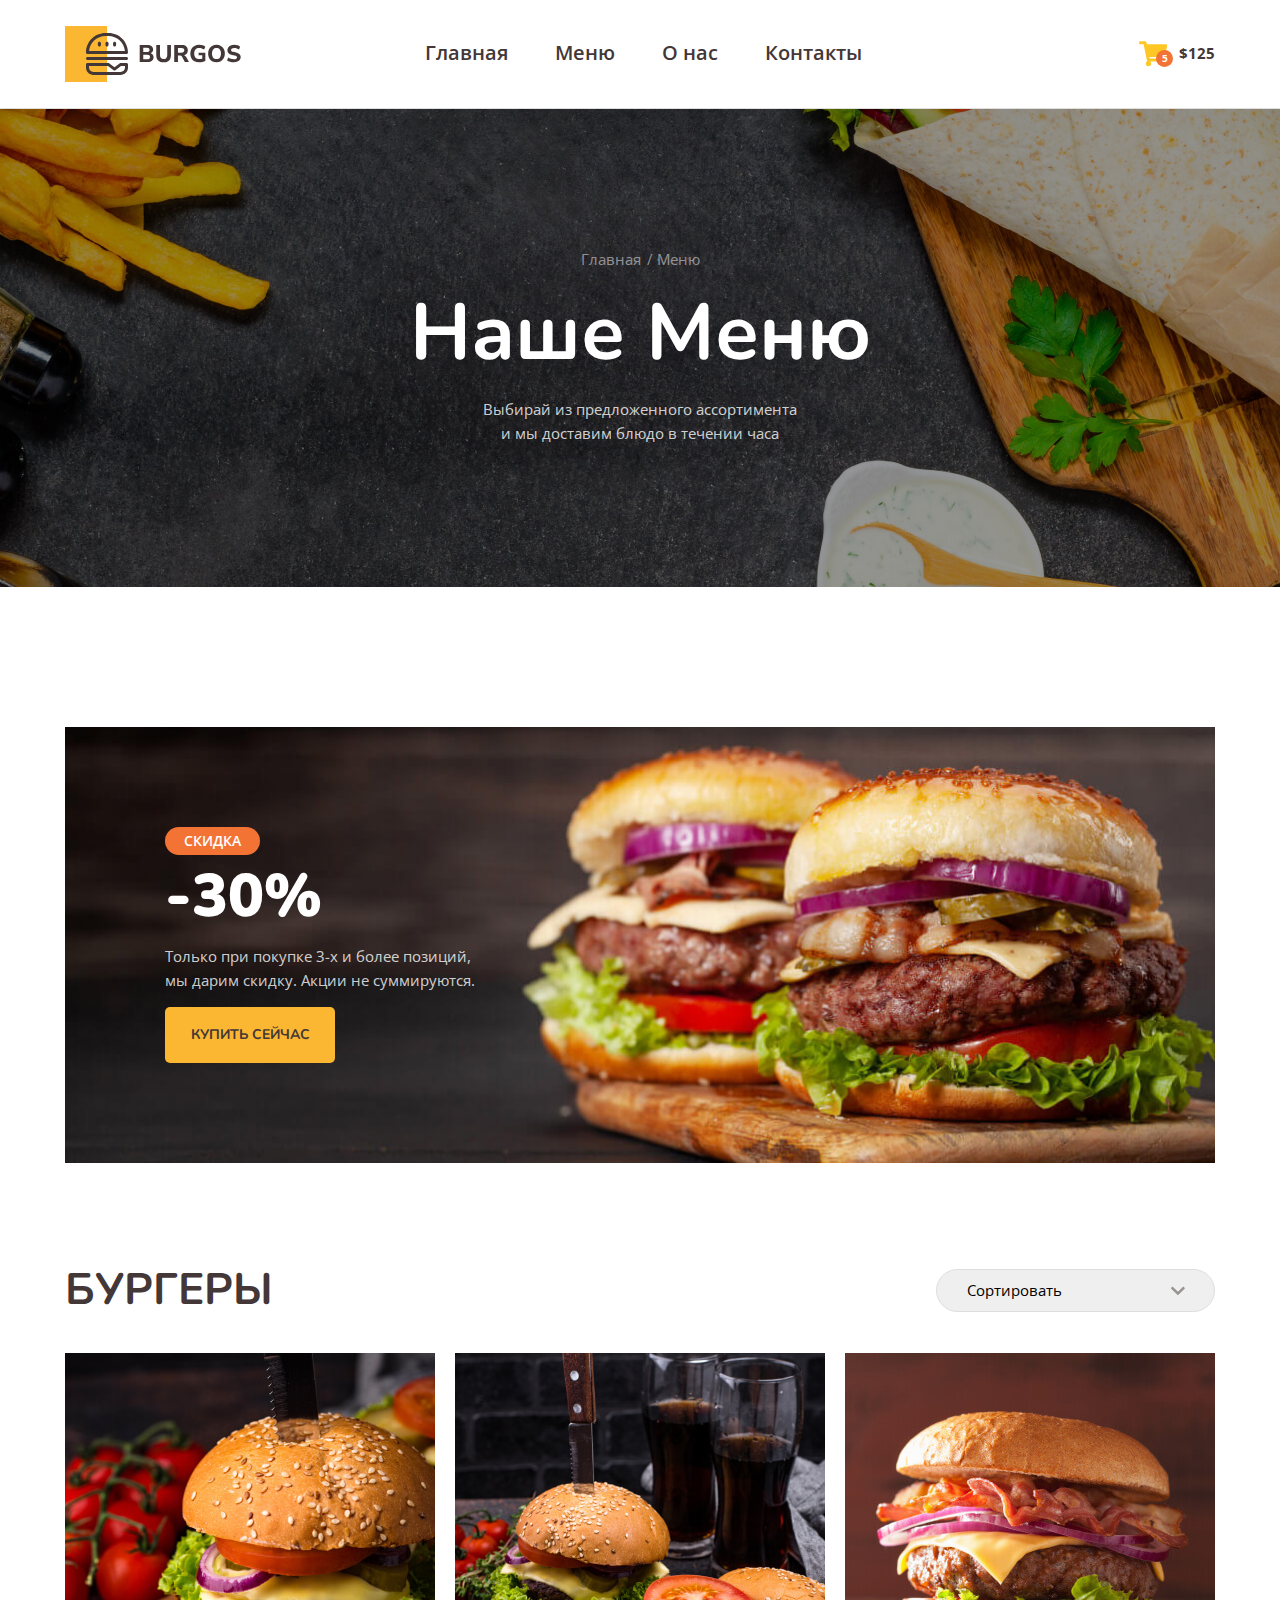
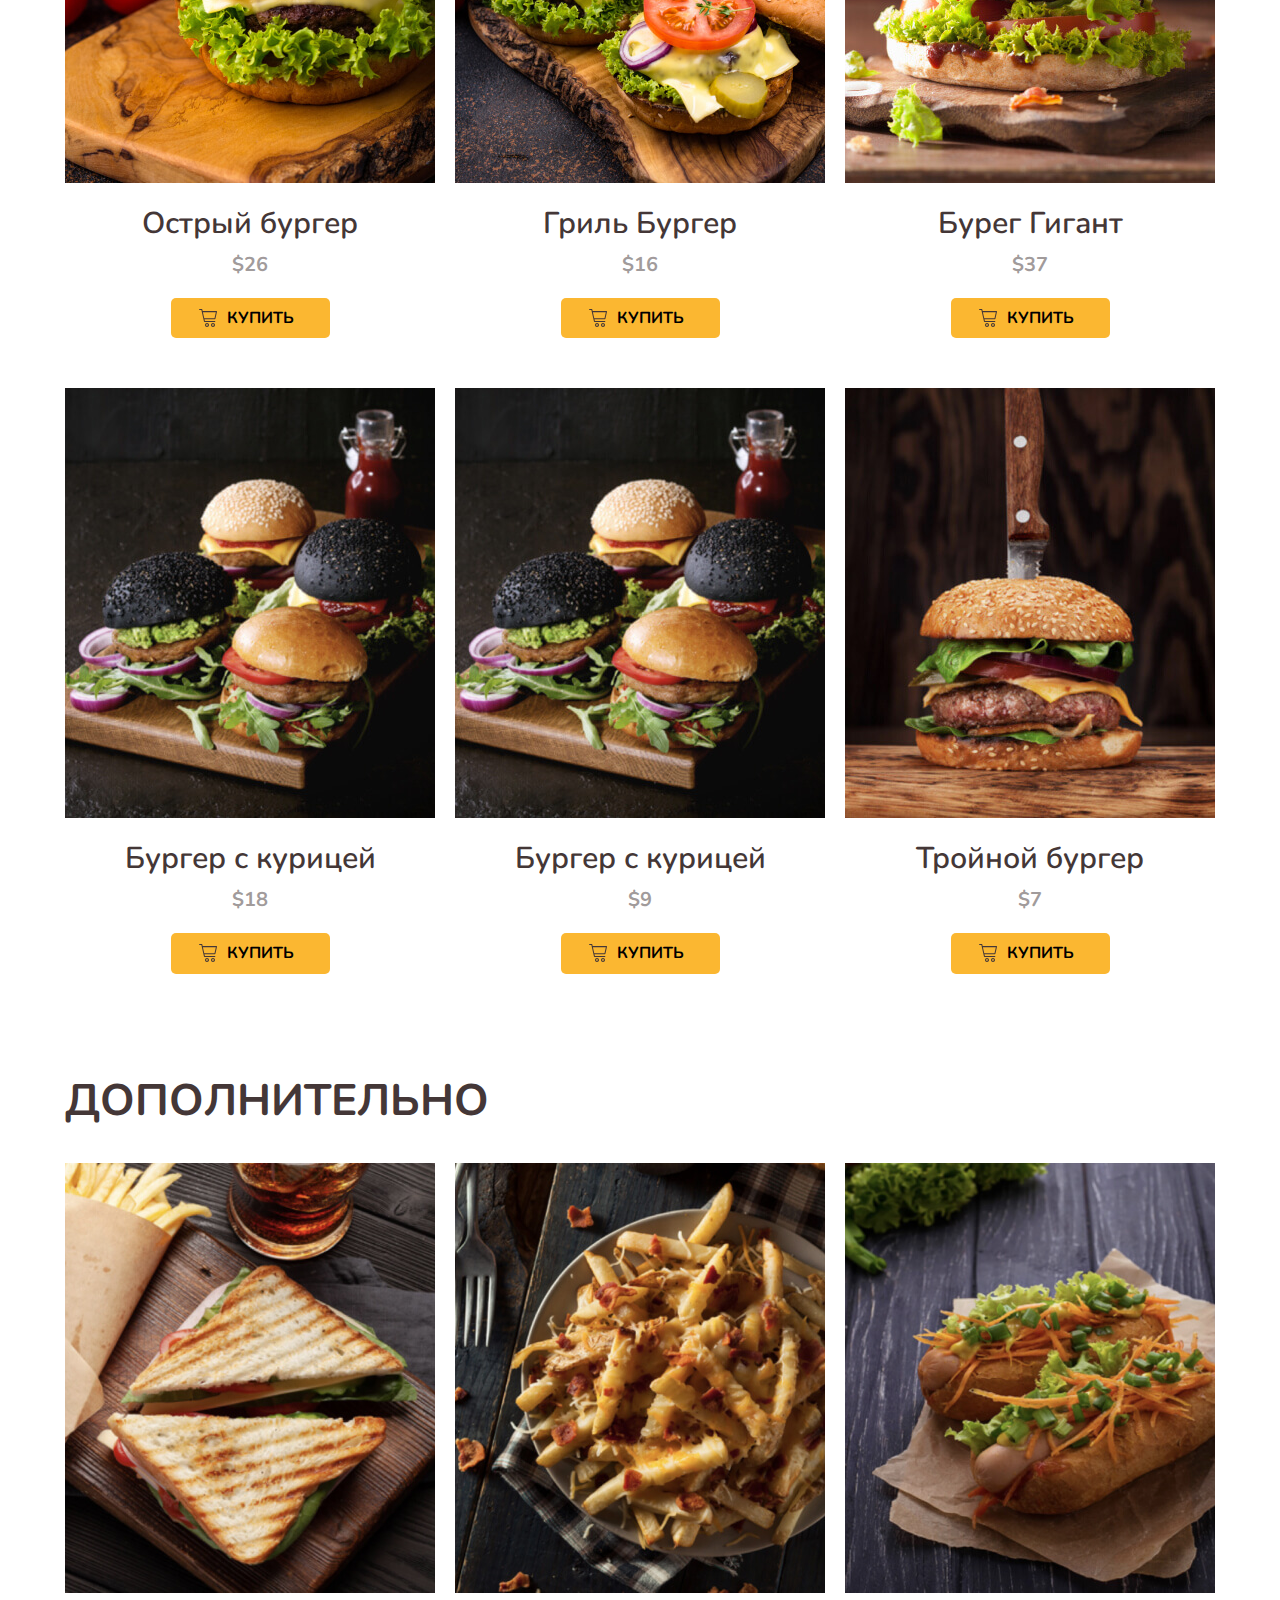
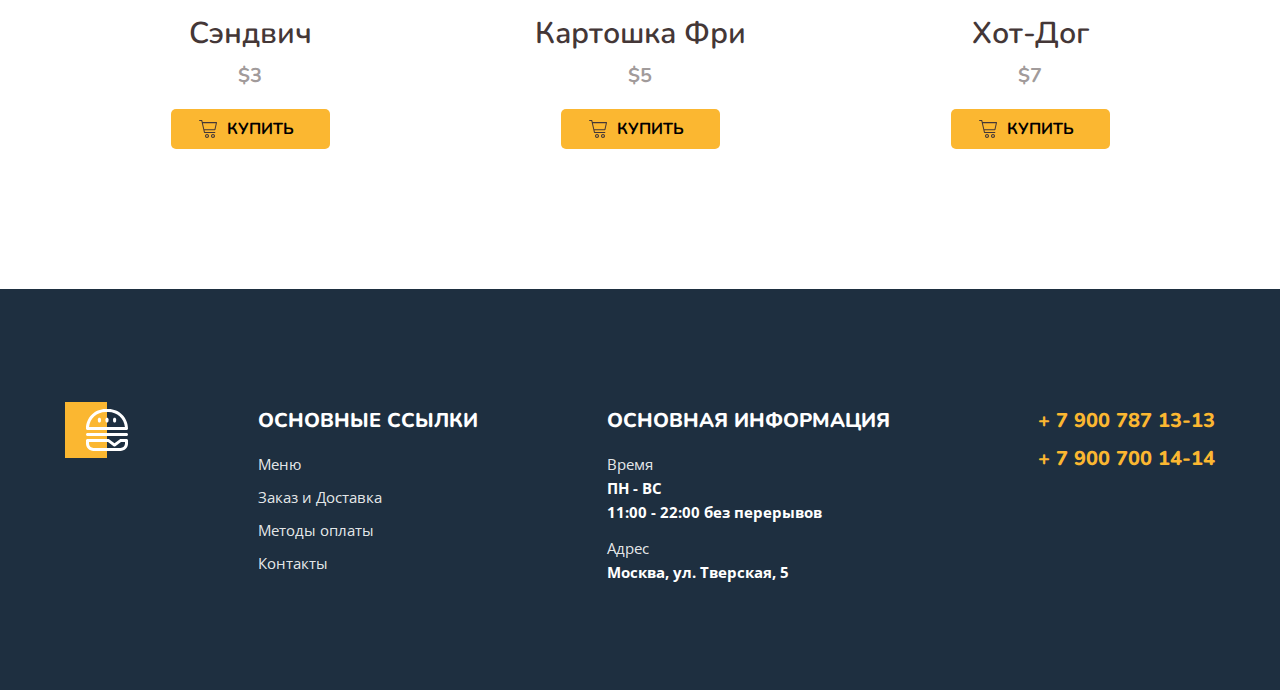
<file: index.html>
<!DOCTYPE html>
<html lang="ru">
	<head>
		<meta charset="UTF-8">
		<meta name="viewport" content="width=device-width, initial-scale=1.0">
		<title>Burger</title>
		<link rel="stylesheet" href="css/null.css ">
		<link rel="stylesheet" href="css/style.css">
		<link rel="stylesheet" href="css/media.css">
		<link rel="shortcut icon" href="img/icon/favicon.ico">
		<link rel="icon" href="img/icon/favicon.svg" type="image/svg+xml">
		<!-- <link rel="preconnect" href="https://fonts.googleapis.com">
		<link rel="preconnect" href="https://fonts.gstatic.com" crossorigin>
		<link href="https://fonts.googleapis.com/css2?family=Nunito:ital,wght@0,200..1000;1,200..1000&family=Open+Sans:ital,wght@0,300..800;1,300..800&display=swap" rel="stylesheet"> -->
	</head>
	<body>
		<header class="header" id="header-top">
			<div class="container">
				<div class="header-wrapper">
					<button class="burger-menu" onclick="openModal()"></button>
					<div class="logo"></div>
					<nav class="nav">
						<a class="nav-link" href="index.html">Главная</a>
						<a class="nav-link" href="#">Меню</a>
						<a class="nav-link" href="#">О нас</a>
						<a class="nav-link" href="contact.html">Контакты</a>
					</nav>
					<a class="cart" href="#" target="_blank" rel="noopener noreferrer">$125 <span class="cart-count">5</span></a>
				</div>
			</div>
		</header>
		<section class="hero">
			<div class="container">
				<ul class="breadcrumbs">
					<li class="breadcrumbs-item"><a class="breadcrumbs-link" href="#">Главная</a></li>
					<li class="breadcrumbs-item">Меню</li>
				</ul>
				<h1 class="hero-title">Наше меню</h1>
				<p class="hero-description">Выбирай из предложенного ассортимента и мы доставим блюдо в течении часа</p>
			</div>
		</section>
		<section class="banner">
			<div class="container">
				<div class="banner-wrapper">
					<h2 class="banner-title"><span>скидка</span>-30%</h2>
					<p class="banner-description">Только при&nbsp;покупке 3-х и более позиций, мы&nbsp;дарим скидку. Акции не&nbsp;суммируются.</p>
					<a href="#menu-burger" class="banner-btn">купить сейчас</a>
				</div>
			</div>
		</section>
		<main>
			<section id="menu-burger">
				<div class="container">
					<div class="menu">
						<div class="menu-header">
							<h2 class="menu-title">Бургеры</h2>
							<select class="menu-sorting">
								<option value disabled selected>Сортировать</option>
								<option value>По возрастанию</option>
								<option value>По убыванию</option>
								<option value>По умолчанию</option>
							</select>
						</div>
						<div class="menu-box">
							<div class="menu-item">
								<div class="menu-thumb">
									<img src="img/menu/01.jpg" alt="Острый бургер">
								</div>
								<h3 class="menu-name">Острый бургер</h3>
								<p class="price">$26</p>
								<button type="button" class="menu-btn">Купить</button>
							</div>
							<div class="menu-item">
								<div class="menu-thumb">
									<img src="img/menu/02.jpg" alt="Гриль Бургер">
								</div>
								<h3 class="menu-name">Гриль Бургер</h3>
								<p class="price">$16</p>
								<button type="button" class="menu-btn">Купить</button>
							</div>
							<div class="menu-item">
								<div class="menu-thumb">
									<img src="img/menu/03.jpg" alt="Бурег Гигант">
								</div>
								<h3 class="menu-name">Бурег Гигант</h3>
								<p class="price">$37</p>
								<button type="button" class="menu-btn">Купить</button>
							</div>
							<div class="menu-item">
								<div class="menu-thumb">
									<img src="img/menu/05.jpg" alt="Бургер с курицей">
								</div>
								<h3 class="menu-name">Бургер с курицей</h3>
								<p class="price">$18</p>
								<button type="button" class="menu-btn">Купить</button>
							</div>
							<div class="menu-item">
								<div class="menu-thumb">
									<img src="img/menu/05.jpg" alt="Бургер с курицей">
								</div>
								<h3 class="menu-name">Бургер с курицей</h3>
								<p class="price">$9</p>
								<button type="button" class="menu-btn">Купить</button>
							</div>
							<div class="menu-item">
								<div class="menu-thumb">
									<img src="img/menu/06.jpg" alt="Тройной бургер">
								</div>
								<h3 class="menu-name">Тройной бургер</h3>
								<p class="price">$7</p>
								<button type="button" class="menu-btn">Купить</button>
							</div>
						</div>
						<div class="menu-header">
							<h2 class="menu-title">Дополнительно</h2>
						</div>
						<div class="menu-box _additionally">
							<div class="menu-item _additionally">
								<div class="menu-thumb">
									<img src="img/menu/additionally/01.jpg" alt="Сэндвич">
								</div>
								<div class="menu-info">
									<h3 class="menu-name">Сэндвич</h3>
									<p class="price">$3</p>
									<button type="button" class="menu-btn">Купить</button>
								</div>
							</div>
							<div class="menu-item _additionally">
								<div class="menu-thumb">
									<img src="img/menu/additionally/02.jpg" alt="Картошка Фри">
								</div>
								<div class="menu-info">
									<h3 class="menu-name">Картошка Фри</h3>
									<p class="price">$5</p>
									<button type="button" class="menu-btn">Купить</button>
								</div>
							</div>
							<div class="menu-item _additionally">
								<div class="menu-thumb">
									<img src="img/menu/additionally/03.jpg" alt="Хот-Дог">
								</div>
								<div class="menu-info">
									<h3 class="menu-name">Хот-Дог</h3>
									<p class="price">$7</p>
									<button type="button" class="menu-btn">Купить</button>
								</div>
							</div>
						</div>
					</div>
				</div>
			</section>
		</main>
		<footer class="footer">
			<div class="container">
				<div class="footer-wrapper">
					<a href="#" class="footer-logo"></a>
					<div class="footer-item">
						<h3 class="footer-title">Основные ссылки</h3>
						<nav class="footer-nav">
							<a href="index.html" class="footer-link">Меню</a>
							<a href="#" class="footer-link">Заказ и Доставка</a>
							<a href="#" class="footer-link">Методы оплаты</a>
							<a href="contact.html" class="footer-link">Контакты</a>
						</nav>
						<a class="footer-tel _mobile" href="tel+79007871313">+ 7 900 787 13-13</a>
						<a class="footer-tel _mobile" href="tel+79007001414">+ 7 900 700 14-14</a>
					</div>
					<div class="footer-item">
						<h3 class="footer-title">Основная информация</h3>
						<ul class="footer-list">
							<li>
								<span>Время</span>
								ПН - ВС
								<br>
								11:00 - 22:00 без перерывов
							</li>
							<li>
								<span>Адрес</span>
								Москва, ул. Тверская, 5
							</li>
						</ul>
					</div>
					<div class="footer-item">
						<a class="footer-tel" href="tel+79007871313">+ 7 900 787 13-13</a>
						<a class="footer-tel" href="tel+79007001414">+ 7 900 700 14-14</a>
					</div>
				</div>
			</div>
		</footer>
		<a class="button-up hidden" id="btnUp" href="#header-top">Наверх</a>
		<div class="modal" id="modal">
			<nav class="nav _modal">
				<a class="nav-link" href="index.html">Главная</a>
				<a class="nav-link" href="#">Меню</a>
				<a class="nav-link" href="#">О нас</a>
				<a class="nav-link" href="contact.html">Контакты</a>
			</nav>
			<button class="modal-close" onclick="closeModal()"></button>
		</div>
		<script src="js/script.js"></script>
	</body>
</html>
</file>
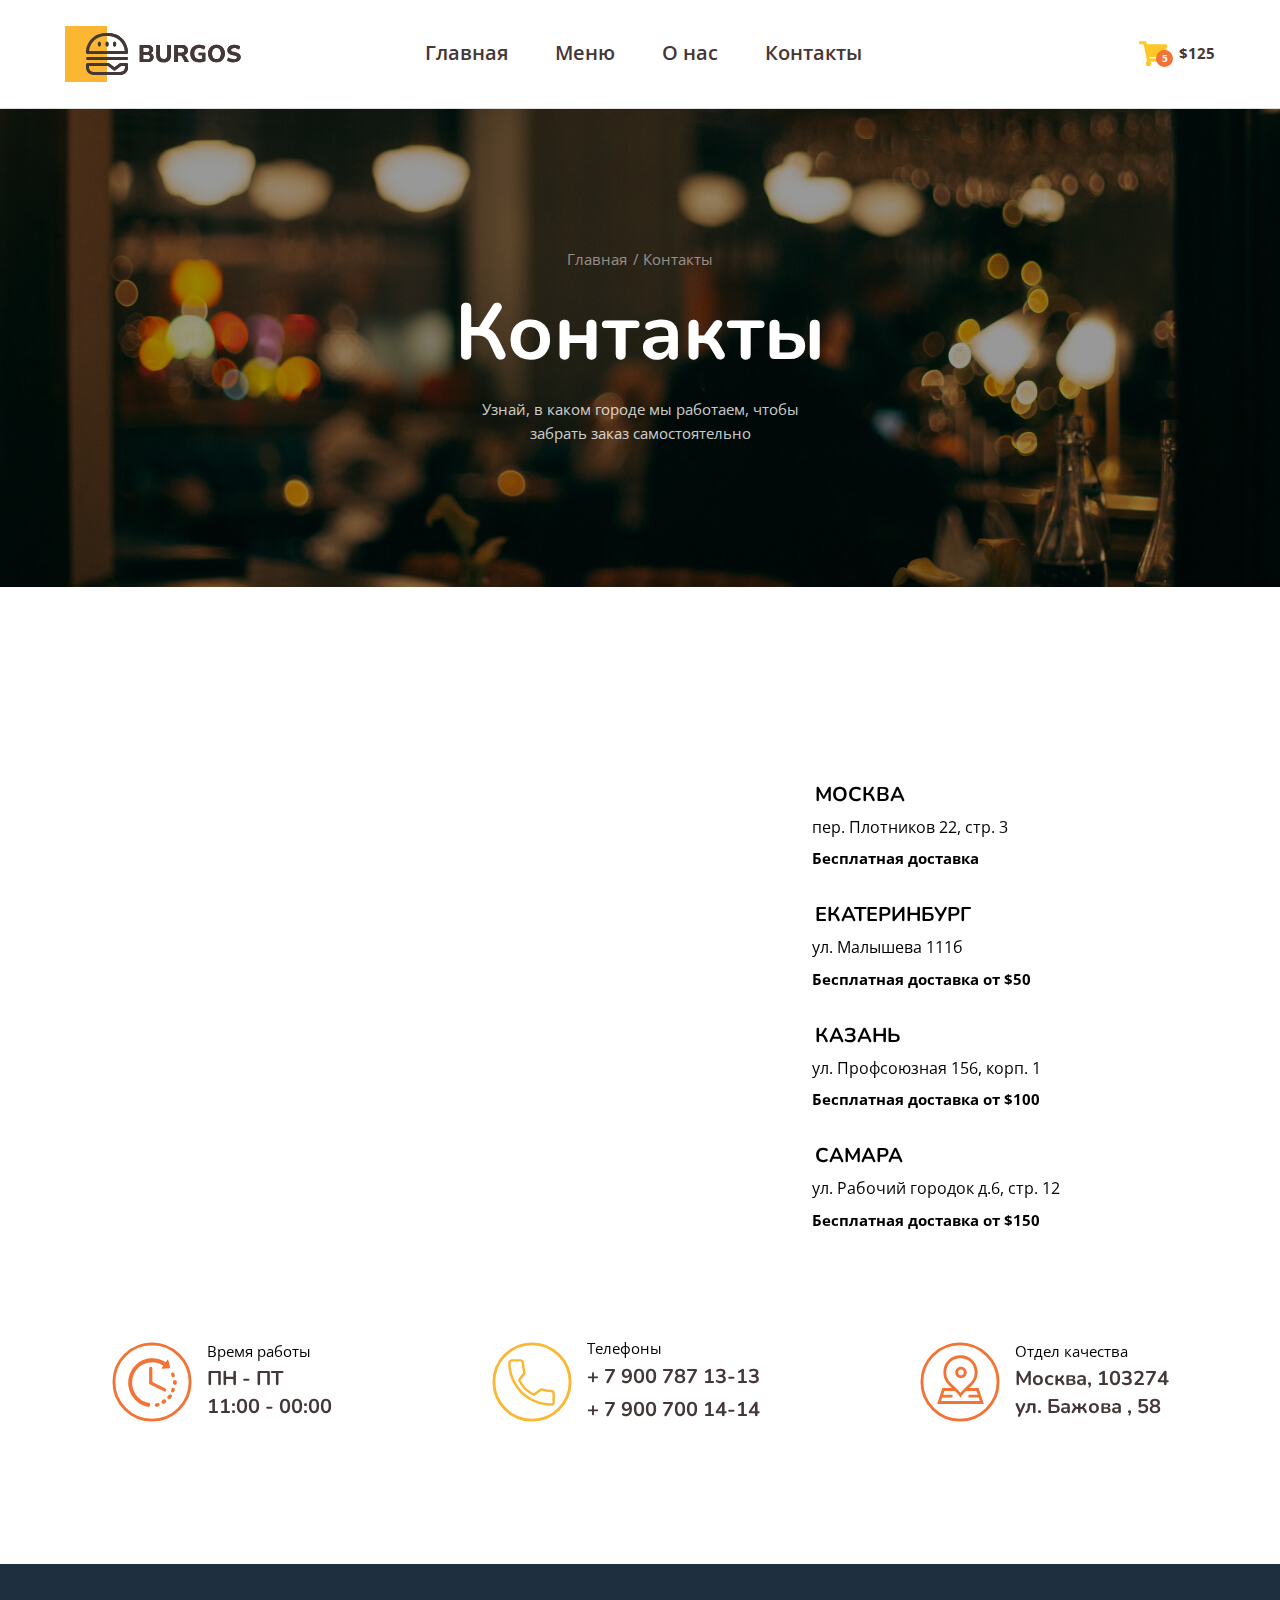
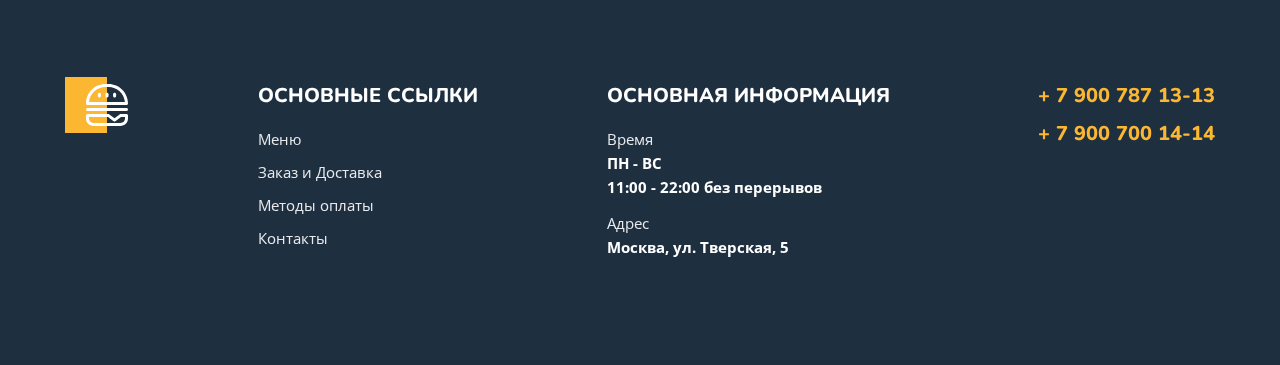
<file: contact.html>
<!DOCTYPE html>
<html lang="ru">
	<head>
		<meta charset="UTF-8">
		<meta name="viewport" content="width=device-width, initial-scale=1.0">
		<title>Burger</title>
		<!-- <link rel="preconnect" href="https://fonts.googleapis.com">
		<link rel="preconnect" href="https://fonts.gstatic.com" crossorigin>
		<link href="https://fonts.googleapis.com/css2?family=Nunito+Sans:ital,opsz,wght@0,6..12,200..1000;1,6..12,200..1000&family=Open+Sans:ital,wght@0,300..800;1,300..800&display=swap" rel="stylesheet"> -->
		<link rel="stylesheet" href="css/null.css">
		<link rel="stylesheet" href="css/style.css">
	</head>
	<body>
		<header class="header">
			<div class="container">
				<div class="header-wrapper">
					<a href><img class="logo" src="img/logo/logo.svg" alt></a>
					<nav class="nav">
						<a href="#" class="nav-link">Главная</a>
						<a href="index.html" class="nav-link">Меню</a>
						<a href="#" class="nav-link">О&nbsp;нас</a>
						<a href="contact.html" class="nav-link">Контакты</a>
					</nav>
					<a href="#" class="cart">
						$125
						<span class="cart-count">5</span>
					</a>
				</div>
			</div>
		</header>
		<section class="hero hero-contact">
			<div class="container">
				<ul class="breadcrumbs">
					<li class="breadcrumbs-item"><a class="breadcrumbs-link" href="#">Главная</a></li>
					<li class="breadcrumbs-item">Контакты</li>
				</ul>
				<h1 class="hero-title">Контакты</h1>
				<p class="hero-description">Узнай, в каком городе мы работаем, чтобы забрать заказ самостоятельно</p>
			</div>
		</section>
		<main>
			<div class="container">
				<div class="contact">
					<div class="contact-main">
						<div class="contact-map">
							<iframe src="https://yandex.ru/map-widget/v1/?um=constructor%3A902019a32a4746be0a15178de5afaa92b6ca1f7f51d926e442cc4835384694bc&amp;source=constructor" width="100%" height="550" frameborder="0"></iframe>
						</div>
						<ul class="contact-adress">
							<li>
								<span>Москва</span>
								пер. Плотников 22, стр. 3
								<span>Бесплатная доставка</span>
							</li>
							<li>
								<span>Екатеринбург</span>
								ул. Малышева 111б
								<span>Бесплатная доставка от $50</span>
							</li>
							<li>
								<span>Казань</span>
								ул. Профсоюзная 156, корп. 1
								<span>Бесплатная доставка от $100</span>
							</li>
							<li>
								<span>Самара</span>
								ул. Рабочий городок д.6, стр. 12
								<span>Бесплатная доставка от $150</span>
							</li>
						</ul>
					</div>
					<ul class="contact-additionally">
						<li>
							<span>
								Время работы
								<span class="contact-info">
									ПН - ПТ<br>
									11:00 - 00:00
								</span>
							</span>
						</li>
						<li>
							<span>
								Телефоны
								<a class="contact-tel" href="tel:+79007871313">+ 7 900 787 13-13</a>
								<a class="contact-tel" href="tel:+79007001414">+ 7 900 700 14-14</a>
							</span>
						</li>
						<li>
							<span>
								Отдел качества
								<span class="contact-info">
									Москва, 103274<br>
									ул. Бажова , 58
								</span>
							</span>

						</li>
					</ul>
				</div>
			</div>
		</main>
		<footer class="footer">
			<div class="container">
				<div class="footer-wrapper">
					<a href="#" class="footer-logo"></a>
					<div class="footer-item">
						<h3 class="footer-title">Основные ссылки</h3>
						<nav class="footer-nav">
							<a href="index.html" class="footer-link">Меню</a>
							<a href="#" class="footer-link">Заказ и Доставка</a>
							<a href="#" class="footer-link">Методы оплаты</a>
							<a href="contact.html" class="footer-link">Контакты</a>
						</nav>
					</div>
					<div class="footer-item">
						<h3 class="footer-title">Основная информация</h3>
						<ul class="footer-list">
							<li class="footer-list-item">
								<span>Время</span>
								ПН - ВС<br>
								11:00 - 22:00 без перерывов
							</li>
							<li class="footer-list-item">
								<span>Адрес</span>
								Москва, ул. Тверская, 5
							</li>
						</ul>
					</div>
					<div class="footer-item">
						<a class="footer-tel" href="tel:+79007871313">+ 7 900 787 13-13</a>
						<a class="footer-tel" href="tel:+79007001414">+ 7 900 700 14-14</a>
					</div>
				</div>
			</div>
		</footer>
	</body>
</html>
</file>
<file: css/null.css>
/* Обнуляющий стиль */
/* *,
*::before,
*::after {
	box-sizing: border-box;
	margin: 0;
	padding: 0;
	border: 0;
}
li {
	list-style: none;
}
a {
	color: inherit;
}
a,
a:visited {
	text-decoration: none;
}
a:hover {
	text-decoration: none;
}
h1,
h2,
h3,
h4,
h5,
h6 {
	font-weight: inherit;
	font-size: inherit;
}
img {
	vertical-align: top;
}

body,
html {
	height: 100%;
	line-height: 1;
} */
/* ================================================================ */
/*! normalize.css v8.0.1 | MIT License | github.com/necolas/normalize.css */
html {
	line-height: 1.15;
	-webkit-text-size-adjust: 100%;
}
body {
	margin: 0;
}
main {
	display: block;
}
h1 {
	font-size: 2em;
	margin: 0.67em 0;
}
hr {
	box-sizing: content-box;
	height: 0;
	overflow: visible;
}
pre {
	font-family: monospace, monospace;
	font-size: 1em;
}
a {
	background-color: transparent;
}
abbr[title] {
	border-bottom: none;
	text-decoration: underline;
	text-decoration: underline dotted;
}
b,
strong {
	font-weight: bolder;
}
code,
kbd,
samp {
	font-family: monospace, monospace;
	font-size: 1em;
}
small {
	font-size: 80%;
}
sub,
sup {
	font-size: 75%;
	line-height: 0;
	position: relative;
	vertical-align: baseline;
}
sub {
	bottom: -0.25em;
}
sup {
	top: -0.5em;
}
img {
	border-style: none;
}
button,
input,
optgroup,
select,
textarea {
	font-family: inherit;
	font-size: 100%;
	line-height: 1.15;
	margin: 0;
}
button,
input {
	overflow: visible;
}
button,
select {
	text-transform: none;
}
[type="button"],
[type="reset"],
[type="submit"],
button {
	-webkit-appearance: button;
}
[type="button"]::-moz-focus-inner,
[type="reset"]::-moz-focus-inner,
[type="submit"]::-moz-focus-inner,
button::-moz-focus-inner {
	border-style: none;
	padding: 0;
}
[type="button"]:-moz-focusring,
[type="reset"]:-moz-focusring,
[type="submit"]:-moz-focusring,
button:-moz-focusring {
	outline: 1px dotted ButtonText;
}
fieldset {
	padding: 0.35em 0.75em 0.625em;
}
legend {
	box-sizing: border-box;
	color: inherit;
	display: table;
	max-width: 100%;
	padding: 0;
	white-space: normal;
}
progress {
	vertical-align: baseline;
}
textarea {
	overflow: auto;
}
[type="checkbox"],
[type="radio"] {
	box-sizing: border-box;
	padding: 0;
}
[type="number"]::-webkit-inner-spin-button,
[type="number"]::-webkit-outer-spin-button {
	height: auto;
}
[type="search"] {
	-webkit-appearance: textfield;
	outline-offset: -2px;
}
[type="search"]::-webkit-search-decoration {
	-webkit-appearance: none;
}
::-webkit-file-upload-button {
	-webkit-appearance: button;
	font: inherit;
}
details {
	display: block;
}
summary {
	display: list-item;
}
template {
	display: none;
}
[hidden] {
	display: none;
}
/*# sourceMappingURL=normalize.min.css.map */
</file>
<file: css/style.css>
@import url("https://fonts.googleapis.com/css2?family=Nunito:ital,wght@0,200..1000;1,200..1000&family=Open+Sans:ital,wght@0,300..800;1,300..800&display=swap");

a {
	text-decoration: none;
	transition: 0.2s;
}

button {
	border: none;
	cursor: pointer;
	transition: 0.2s;
}

h1,
h2,
h3,
h4,
h5,
h6 {
	margin: 0;
	padding: 0;
}

:root {
	--nunito-sans: "Nunito", sans-serif;
	--open-sans: "Open Sans", sans-serif;

	--accent-light: #fbb731;
	--accent-dark: #f37335;
	--dark: #443737;
	--light: #ffffff;
	--line: #dedede;
	--light-rgb: 255, 255, 255;
	--dark-rgba: 68, 55, 55;

	--tr: 0.2s;
}
body {
	font-family: var(--open-sans);
}

.container {
	width: 100%;
	max-width: 1180px;
	margin: 0 auto;
	padding-left: 15px;
	padding-right: 15px;
	box-sizing: border-box;
}

/* Header */

.header {
	border-bottom: 1px solid var(--line);
}

.header-wrapper {
	display: flex;
	align-items: center;
	/* gap: 196px; */
	gap: 56px;
	padding-top: 26px;
	padding-bottom: 26px;
}

.burger-menu {
	display: none;
	width: 34px;
	height: 22px;
	background-image: url(../img/burger-menu.svg);
	background-repeat: no-repeat;
	background-size: contain;
	background-color: transparent;
	border: none;
}

.logo {
	display: block;
	width: 176px;
	height: 56px;
	background-image: url(../img/logo/logo.svg);
	background-repeat: no-repeat;
	background-size: contain;
}

.nav {
	flex-grow: 1;
	display: flex;
	gap: 47px;
	margin-left: min(10vw, 140px);
}

.modal {
	display: none;
}

.nav-link {
	color: var(--dark);
	font-weight: 600;
	font-size: 20px;
	line-height: 1.2;
}

.nav-link::after {
	content: "";
	display: block;
	width: 100%;
	height: 3px;
	background-color: transparent;
	border-radius: 1.5px;
}

.nav-link:hover::after {
	content: "";
	display: block;
	width: 100%;
	height: 3px;
	background-color: var(--accent-light);
	border-radius: 1.5px;
}

.cart {
	display: flex;
	align-items: center;
	gap: 10px;
	color: var(--dark);
	font-size: 15px;
	font-weight: 700;
	position: relative;
}

.cart::before {
	content: "";
	display: block;
	background-image: url(../img/icon/shopping-cart.svg);
	background-repeat: no-repeat;
	background-size: contain;
	width: 30px;
	height: 26px;
}

.cart-count {
	display: flex;
	align-items: center;
	justify-content: center;
	width: 17px;
	height: 17px;
	border-radius: 50%;
	background-color: var(--accent-dark);
	color: var(--light);
	font-size: 10px;
	position: absolute;
	left: 17px;
	bottom: 0;
}

.button-up {
	background-color: var(--accent-light);
	padding: 5px 10px;
	border-radius: 5px;
	font-family: var(--nunito-sans);
	font-weight: 700;
	font-size: 14px;
	text-transform: uppercase;
	text-align: center;
	color: var(--dark);
	position: fixed;
	right: 10px;
	bottom: 10px;
}

.button-up:hover {
	background-color: var(--accent-dark);
}

.button-up.hidden {
	opacity: 0;
	cursor: default;
}

.button-up.visible {
	opacity: 1;
}
/* Hero */
/* _______________________________________________________________________ */

.hero {
	background-image: url(../img/hero.jpg);
	background-repeat: no-repeat;
	background-size: cover;
	background-position: center center;
	text-align: center;
	padding: 142px 0;
}

.hero-contact {
	background-image: url(../img/contact/hero-contact.jpg);
}

.breadcrumbs {
	display: flex;
	align-items: center;
	justify-content: center;
	list-style-type: none;
	gap: 16px;
	padding-left: 0;
	color: rgba(var(--light-rgb), 0.5);
	font-size: 15px;
	margin-top: 0;
	margin-bottom: 0;
}

.hero-title {
	color: var(--light);
	font-family: var(--nunito-sans);
	font-size: 79px;
	font-weight: 700;
	text-transform: capitalize;
	margin-top: 20px;
	margin-bottom: 18px;
}

.hero-description {
	color: rgba(var(--light-rgb), 0.8);
	font-size: 15px;
	line-height: 1.6;
	max-width: 320px;
	margin: 0 auto;
}

.breadcrumbs-item {
	position: relative;
}

.breadcrumbs-item:not(:last-child)::after {
	content: "/";
	position: absolute;
	right: -12px;
}

.breadcrumbs-link {
	color: rgba(var(--light-rgb), 0.5);
}

.breadcrumbs-link:hover {
	color: var(--accent-light);
}

/* Banner */
/* ___________________________________________________________________ */

.banner {
	margin-top: 140px;
}

.banner-wrapper {
	background-image: url(../img/banner.jpg);
	background-repeat: no-repeat;
	background-size: cover;
	padding: 100px;
}

.banner-title {
	font-family: var(--nunito-sans);
	color: var(--light);
	font-size: 60px;
	font-weight: 900;
	line-height: 1.26;
	text-transform: uppercase;
	margin-top: 0;
	margin-bottom: 9px;
}

.banner-title span {
	display: block;
	max-width: 95px;
	font-family: var(--open-sans);
	font-weight: 600;
	font-size: 14px;
	line-height: 1.28;
	text-transform: uppercase;
	text-align: center;
	background-color: var(--accent-dark);
	padding: 5px 0;
	border-radius: 14px;
	margin-bottom: 4px;
}

.banner-description {
	max-width: 353px;
	font-size: 15px;
	line-height: 1.6;
	color: rgba(var(--light-rgb), 0.8);
	margin-top: 0px;
	margin-bottom: 15px;
}

.banner-btn {
	display: block;
	max-width: 170px;
	background-color: var(--accent-light);
	padding: 20px 0;
	border-radius: 5px;
	font-family: var(--nunito-sans);
	font-weight: 700;
	font-size: 14px;
	text-transform: uppercase;
	text-align: center;
	color: var(--dark);
}

.banner-btn:hover {
	background-color: var(--accent-dark);
}

/* MENU */
/* __________________________________________________________________________ */

.menu {
	font-family: var(--nunito-sans);
	color: var(--dark);
}

.menu-header {
	display: flex;
	align-items: center;
	justify-content: space-between;
	margin-top: 100px;
}
.menu-title {
	font-weight: 700;
	font-size: 44px;
	line-height: 127%;
	text-transform: uppercase;
}

.menu-sorting {
	font-family: var(--open-sans);
	font-size: 15px;
	appearance: none;
	padding: 12px 30px;
	border: 1px solid var(--line);
	border-radius: 22px;
	background-image: url(../img/icon/chevron-down-menu.svg);
	background-repeat: no-repeat;
	background-size: 14px 10px;
	background-position: 89% center;
	flex-basis: 279px;
	cursor: pointer;
	transition: 0.2s;
}

.menu-sorting:hover {
	background-color: rgba(var(--dark-rgba), 0.1);
}

.menu-box {
	margin-top: 34px;
	display: grid;
	grid-template-columns: repeat(3, 1fr);
	grid-template-rows: auto;
	gap: 50px 20px;
}

.menu-thumb {
	height: 430px;
	width: 100%;
	position: relative;
	overflow: hidden;
	margin-bottom: 22px;
}

.menu-thumb img {
	width: 100%;
	height: 100%;
	position: absolute;
	left: 50%;
	top: 50%;
	transform: translate(-50%, -50%);
	object-fit: cover;
}

.menu-name {
	font-weight: 600;
	font-size: 30px;
	line-height: 127%;
	text-align: center;
}
.price {
	font-weight: 700;
	font-size: 20px;
	text-align: center;
	color: rgba(var(--dark-rgba), 0.5);
	margin-top: 10px;
}
.menu-btn::before {
	content: "";
	display: block;
	background-image: url(../img/icon/cart-menu.svg);
	background-repeat: no-repeat;
	background-size: contain;
	width: 18px;
	height: 18px;
}

.menu-btn {
	display: flex;
	align-items: center;
	justify-content: center;
	gap: 10px;
	margin: 0 auto;
	padding: 11px 36px 11px 28px;
	font-weight: 700;
	text-transform: uppercase;
	text-decoration: none;
	border-radius: 5px;
	background-color: var(--accent-light);
	border: none;
	margin-top: 22px;
}

.menu-btn:hover {
	background-color: var(--accent-dark);
}

/* FOOTER */
/* _______________________________________________________________________ */

.footer {
	padding-top: 113px;
	padding-bottom: 106px;
	margin-top: 140px;
	background: #1e2f40;
	color: var(--light);
	font-size: 15px;
}
.footer-wrapper {
	display: flex;
	justify-content: space-between;
	gap: 12.5px;
}
.footer-logo {
	display: block;
	background-image: url(../img/logo/logo_light.svg);
	background-repeat: no-repeat;
	background-size: contain;
	width: 63px;
	height: 56px;
}
.footer-title {
	font-family: var(--nunito-sans);
	font-weight: 800;
	font-size: 20px;
	line-height: 190%;
	text-transform: uppercase;
	margin-bottom: 12px;
}

.footer-nav {
	display: flex;
	flex-direction: column;
	gap: 9px;
}

.footer-link:hover {
	color: var(--accent-light);
}

.footer-link {
	display: block;
	font-size: 15px;
	line-height: 160%;
	color: rgba(var(--light-rgb), 0.9);
}

.footer-link:hover {
	color: var(--accent-light);
	transition: 0.2s;
}

.footer-list {
	font-weight: 700;
	line-height: 160%;
	color: var(--light);
	list-style-type: none;
	padding-left: 0;
	margin: 0;
}

.footer-list li:not(:last-child) {
	margin-bottom: 12px;
}

.footer-list li span {
	display: block;
	font-weight: 400;
	line-height: 160%;
	color: rgba(var(--light-rgb), 0.9);
}

.footer-item:last-child {
	flex-basis: 195px;
}

.footer-tel {
	display: block;
	font-family: var(--nunito-sans);
	font-weight: 800;
	font-size: 20px;
	line-height: 190%;
	text-transform: uppercase;
	color: var(--accent-light);
	transition: 0.2s;
	text-align: right;
}

.footer-tel._mobile {
	display: none;
	font-family: var(--nunito-sans);
	font-weight: 800;
	font-size: 20px;
	line-height: 190%;
	text-transform: uppercase;
	color: var(--accent-light);
	transition: 0.2s;
}

.footer-tel:hover {
	color: var(--accent-dark);
}

/* CONTACT */
/* _______________________________________________________________________ */

.contact-main {
	display: flex;
	align-items: center;
	gap: 20px;
	max-width: 1057px;
	margin: 140px auto 60px;
}
.contact-map {
	flex-basis: 680px;
}
.contact-adress {
	flex-basis: calc(100% - 680px - 20px);
	list-style-type: none;
	padding-left: 0;
}
.contact-adress > li:not(:last-child) {
	margin-bottom: 26px;
}
.contact-adress > li > span {
	display: block;
	font-size: 15px;
	line-height: 160%;
}
.contact-adress > li > span:first-child {
	font-family: var(--nunito-sans);
	font-size: 20px;
	font-weight: 700;
	line-height: 190%;
	text-transform: uppercase;
	margin-left: 3px;
	margin-bottom: 4px;
}
.contact-adress > li > span:last-child {
	font-weight: 700;
	margin-top: 10px;
}
.contact-additionally {
	display: flex;
	justify-content: space-between;
	gap: 20px;
	max-width: 1057px;
	list-style-type: none;
	padding-left: 0;
	margin: 0 auto;
}
.contact-additionally > li {
	font-size: 15px;
	display: flex;
	align-items: center;
	gap: 15px;
}
.contact-additionally > li::before {
	content: "";
	display: block;
	width: 80px;
	height: 80px;
	background-repeat: no-repeat;
	background-size: cover;
}
.contact-additionally > li:nth-child(1):before {
	background-image: url(../img/contact/logo/01.svg);
}
.contact-additionally > li:nth-child(2):before {
	background-image: url(../img/contact/logo/02.svg);
}
.contact-additionally > li:nth-child(3):before {
	background-image: url(../img/contact/logo/03.svg);
}
.contact-info,
.contact-tel {
	display: block;
	color: var(--dark);
	font-family: var(--nunito-sans);
	font-size: 20px;
	font-weight: 700;
	line-height: 140%;
	margin-top: 5px;
}
.contact-tel {
	transition: var(--tr);
}
.contact-tel:hover {
	color: var(--accent-light);
}
</file>
<file: css/media.css>
:root {
	--nunito-sans: "Nunito", sans-serif;
	--open-sans: "Open Sans", sans-serif;

	--accent-light: #fbb731;
	--accent-dark: #f37335;
	--dark: #443737;
	--light: #ffffff;
	--line: #dedede;
	--light-rgb: 255, 255, 255;
	--dark-rgba: 68, 55, 55;
	--tr: 0.2s;
}

@media (max-width: 1080px) {
	.header-wrapper {
		gap: 40px;
	}
	.nav {
		margin-left: 0;
		gap: min(3vw, 30px);
	}
}

@media (max-width: 768px) {
	.logo {
		width: 150px;
		height: 47.81px;
	}
	.header-wrapper {
		gap: 45px;
	}
	.nav {
		gap: 22px;
	}
	.banner {
		margin-top: 72px;
	}
	.banner-wrapper {
		padding: 100px 40px;
	}
	.menu-header {
		margin-top: 80px;
	}
	.menu-box {
		grid-template-columns: repeat(2, 1fr);
	}
	.menu-box._additionally {
		grid-template-columns: repeat(1, 1fr);
	}
	.menu-item._additionally {
		display: flex;
		align-items: center;
		gap: 20px;
	}
	.menu-item._additionally .menu-thumb {
		flex-basis: calc(60% - 20px);
		height: 260px;
		margin-bottom: 0;
	}
	.menu-item._additionally .menu-info {
		flex-basis: 40%;
	}
	.footer {
		padding-top: 62px;
		padding-bottom: 71px;
	}
	.footer-nav {
		margin-bottom: 20px;
	}
	.footer-item:last-child {
		display: none;
	}
	/* .footer-tel {
		display: none;
	} */
	.footer-tel._mobile {
		display: block;
		text-align: left;
	}
}

@media (max-width: 730px) {
	.header-wrapper {
		gap: 21px;
		padding-top: 19px;
		padding-bottom: 19px;
	}
	.nav {
		display: none;
	}
	.nav._modal {
		display: flex;
		flex-direction: column;
	}
	.nav-link::after {
		display: none;
	}
	.nav-link:hover::after {
		display: none;
	}
	.burger-menu {
		display: block;
	}
	.logo {
		width: 116px;
		height: 37px;
		flex-grow: 1;
	}
	.modal {
		display: block;
		width: 100%;
		max-width: 500px;
		box-sizing: border-box;
		background-color: #fff8dc;
		padding: 40px 15px;
		position: absolute;
		top: -400px;
		left: 0;
		right: 0;
		margin: 0 auto;
		text-align: center;
		transition: var(--tr);
	}
	.nav._modal.nav-link {
		padding-bottom: 23px;
	}
	.modal-close {
		display: block;
		width: 22px;
		height: 22px;
		background-image: url(../img/close\ 1.svg);
		background-repeat: no-repeat;
		background-size: contain;
		background-color: transparent;
		border: none;
		position: absolute;
		top: 20px;
		right: 20px;
	}

	/* Hero */
	.hero {
		padding: 55px 0 57px 0;
	}
	.breadcrumbs {
		font-size: 14px;
	}
	.hero-title {
		font-size: 38px;
		margin-top: 28px;
		margin-bottom: 13px;
	}
	.hero-description {
		font-size: 12px;
		line-height: 166%;
	}

	/* BANER */

	.banner {
		margin-top: 33px;
	}
	.banner-wrapper {
		padding: 36px 15px 30px 15px;
	}
	.banner-title {
		margin-bottom: 9px;
	}
	.banner-description {
		max-width: 220px;
		font-size: 14px;
		margin-bottom: 20px;
	}
	.banner-btn {
		max-width: 198px;
	}

	/* MAIN */

	.menu-title {
		font-size: 27px;
	}
	.menu-sorting {
		font-size: 12px;
		padding: 12px 15px;
		flex-basis: 136px;
		background-position: 93% center;
		width: 136px;
	}

	.menu-header {
		margin-top: 58px;
	}

	.menu-box {
		margin-top: 30px;
		gap: 24px 20px;
	}
	.menu-name {
		font-size: 13px;
	}
	.price {
		font-size: 12px;
	}
	.menu-thumb {
		margin-bottom: 8px;
	}
	.menu-btn {
		margin-top: 12px;
		padding: 11px 22px 11px 22px;
	}
	.menu-thumb {
		height: 50vw;
	}

	/* Additionally */
	.menu-item._additionally .menu-thumb {
		height: 30vw;
	}

	/* FOOTER */

	.footer {
		margin-top: 80px;
	}
	.footer-wrapper {
		flex-direction: column;
		gap: 35px;
		position: relative;
	}
	.footer-logo {
		margin-bottom: 9px;
	}
	.footer-tel._mobile {
		position: absolute;
		top: -13px;
		right: 0;
	}
	.footer-tel._mobile + .footer-tel._mobile {
		top: 24px;
	}
	.footer-title {
		font-size: 18px;
	}
	.footer-nav {
		margin-bottom: 0;
	}
}

@media (max-width: 450px) {
	.menu-item._additionally .menu-thumb {
		flex-basis: calc(100% - 130px - 20px);
		height: 38vw;
	}
	.menu-item._additionally .menu-info {
		flex-basis: 130px;
	}
}
</file>
